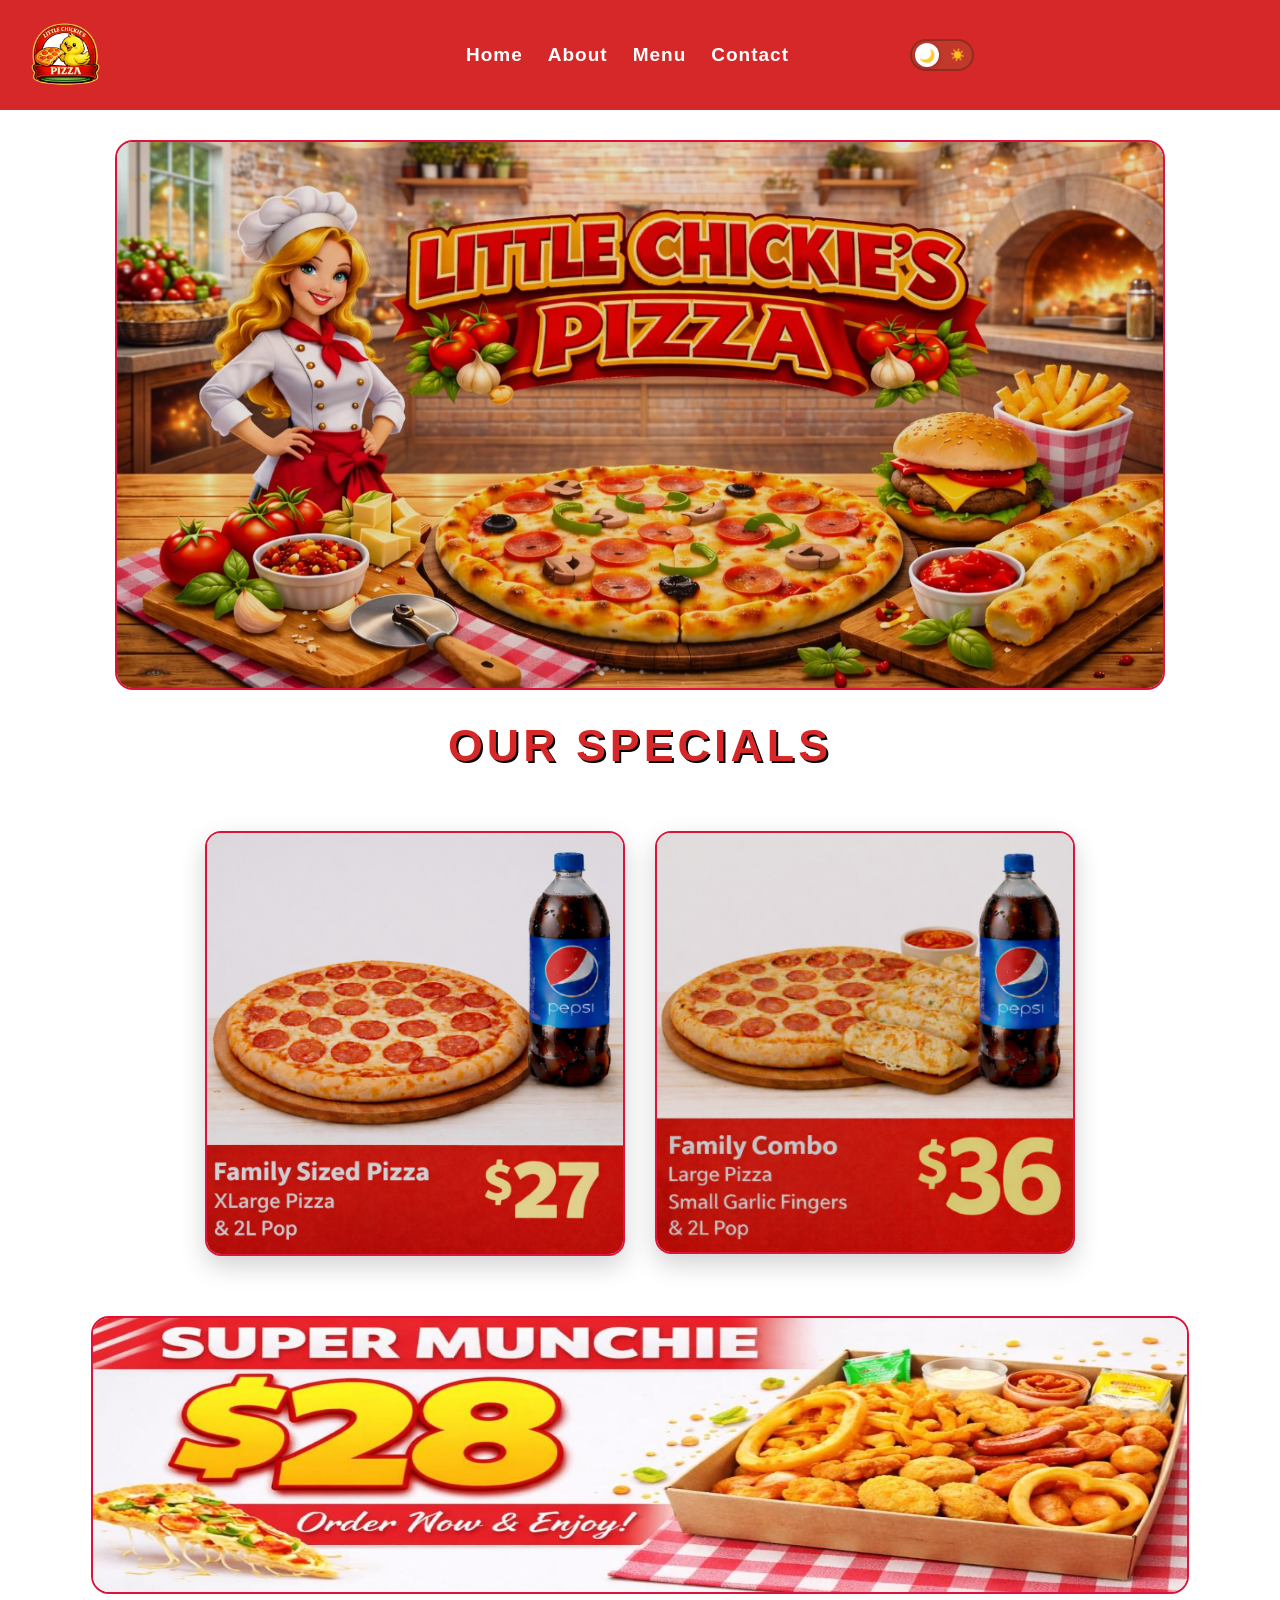
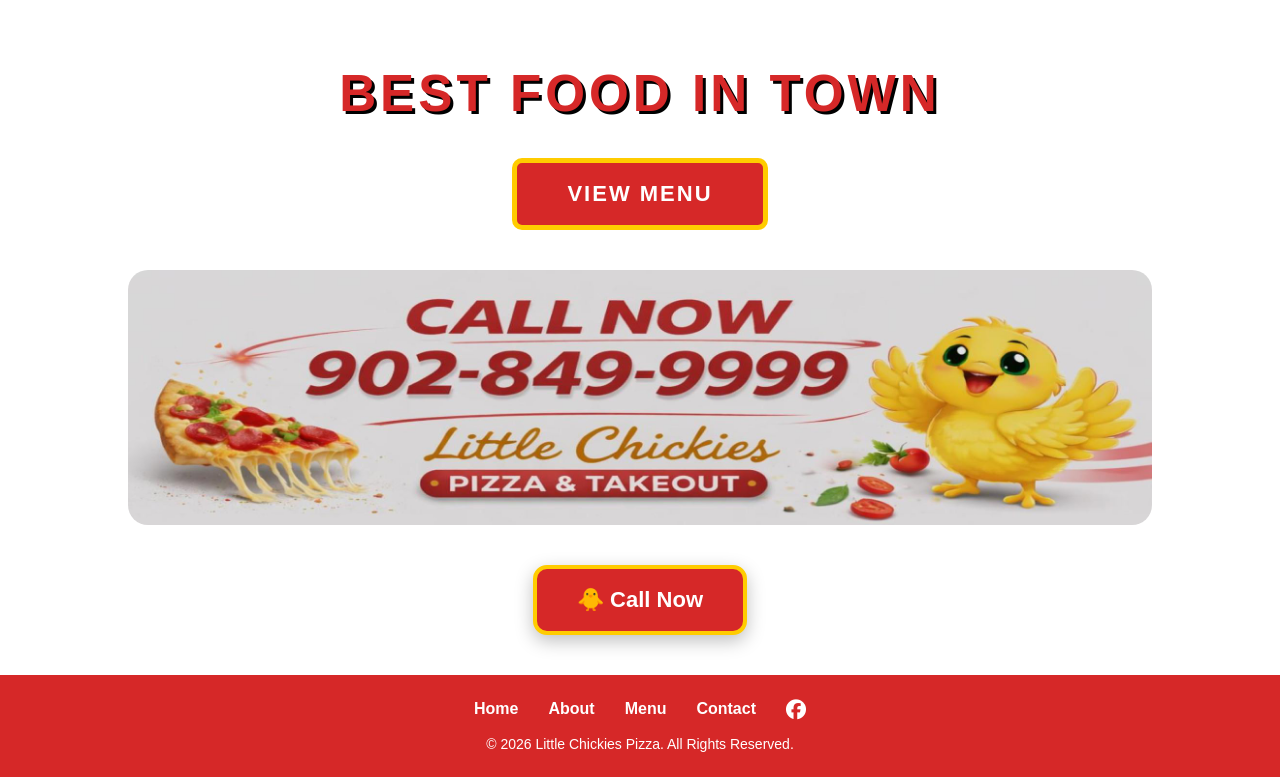
<file: index.html>
<!DOCTYPE html>
<html lang="en">
<head>
  <link rel="stylesheet" href="https://cdnjs.cloudflare.com/ajax/libs/font-awesome/6.5.0/css/all.min.css">
  <meta charset="UTF-8" />

  <title>Little Chickies | Pizza & Takeout</title>
  <meta name="description" content="Little Chickies is a local pizza place serving fresh, hot pizza and takeout favourites." />
  <meta name="keywords" content="Little Chickies, pizza, takeout, restaurant, local pizza" />
  <meta name="viewport" content="width=device-width, initial-scale=1.0" />
  <meta name="author" content="Little Chickies" />

  <link rel="stylesheet" href="styles.css?v=5">

 
</head>

<body>

  <!-- NAV BAR -->
 <!-- NAV BAR -->
<nav class="navbar">

  <div class="nav-left">
    <a href="index.html" class="logo-link">
      <img src="images/logo.png" alt="Little Chickies Pizza Logo" class="logo">
    </a>
  </div>

  <div class="hamburger" onclick="toggleMenu()">☰</div>

  <ul class="nav-links">
    <li><a href="index.html">Home</a></li>
    <li><a href="about.html">About</a></li>
    <li><a href="products.html">Menu</a></li>
    <li><a href="contact.html">Contact</a></li>

    <li class="theme-item">
      <button id="theme-toggle" class="theme-toggle" type="button">
        <span class="toggle-circle"></span>
      </button>
    </li>
  </ul>

</nav>

  <!-- HERO / SLIDESHOW -->
  <header class="hero" id="home">
    <img src="images/food.jpg" class="hero-image active" />
    <img src="images/image3.jpg" class="hero-image" />
    <img src="images/image2.jpg" class="hero-image" />
  </header>

  <!-- SPECIALS SECTION -->
  <h2 class="specials-heading">OUR SPECIALS</h2>

  <section class="specials">
    <div class="special-item">
      <img src="images/image4.jpg" alt="Large Pizza & 2L Pop Special" />
    </div>

    <div class="special-item">
      <img src="images/image5.jpg" alt="X-Large Pizza & 2L Pop Special" />
    </div>
  </section>


<section class="promo-banner">
  <img src="images/banner.jpg" alt="Little Chickies Promotion Banner" />
</section>
  <h2 class="bottom-section-heading">BEST FOOD IN TOWN</h2>
  <!-- VIEW MENU BUTTON -->
  <div class="view-menu-wrapper">
    <a href="products.html" class="view-menu-btn">VIEW MENU</a>
  </div>

<section class="home-call-banner-section">
  <a href="tel:+19028499999">
    <img 
      id="call-banner"
      src="images/homebanner2.jpg"
      class="home-call-banner-img"
      alt="Call Little Chickies Now">
  </a>
</section>
<div class="call-now-wrapper">
  <a href="tel:+19028499999" class="call-now-btn">
    🐥 Call Now
  </a>
</div>
  <!-- FOOTER -->
  <footer class="footer">
    <div class="footer-content">
      <ul class="footer-links">
        <li><a href="index.html">Home</a></li>
        <li><a href="about.html">About</a></li>
        <li><a href="products.html">Menu</a></li>
        <li><a href="contact.html">Contact</a></li>
        <li>
          <a href="https://www.facebook.com/p/Little-Chickies-Pizza-100057653250842/" target="_blank">
            <i class="fa-brands fa-facebook"></i>
          </a>
        </li>
      </ul>

      <p class="footer-copy">
        © 2026 Little Chickies Pizza. All Rights Reserved.
      </p>
    </div>
  </footer>

  <!-- LINK YOUR MAIN SCRIPT -->
  <script src="script.js"></script>

</body>
</html>
</file>
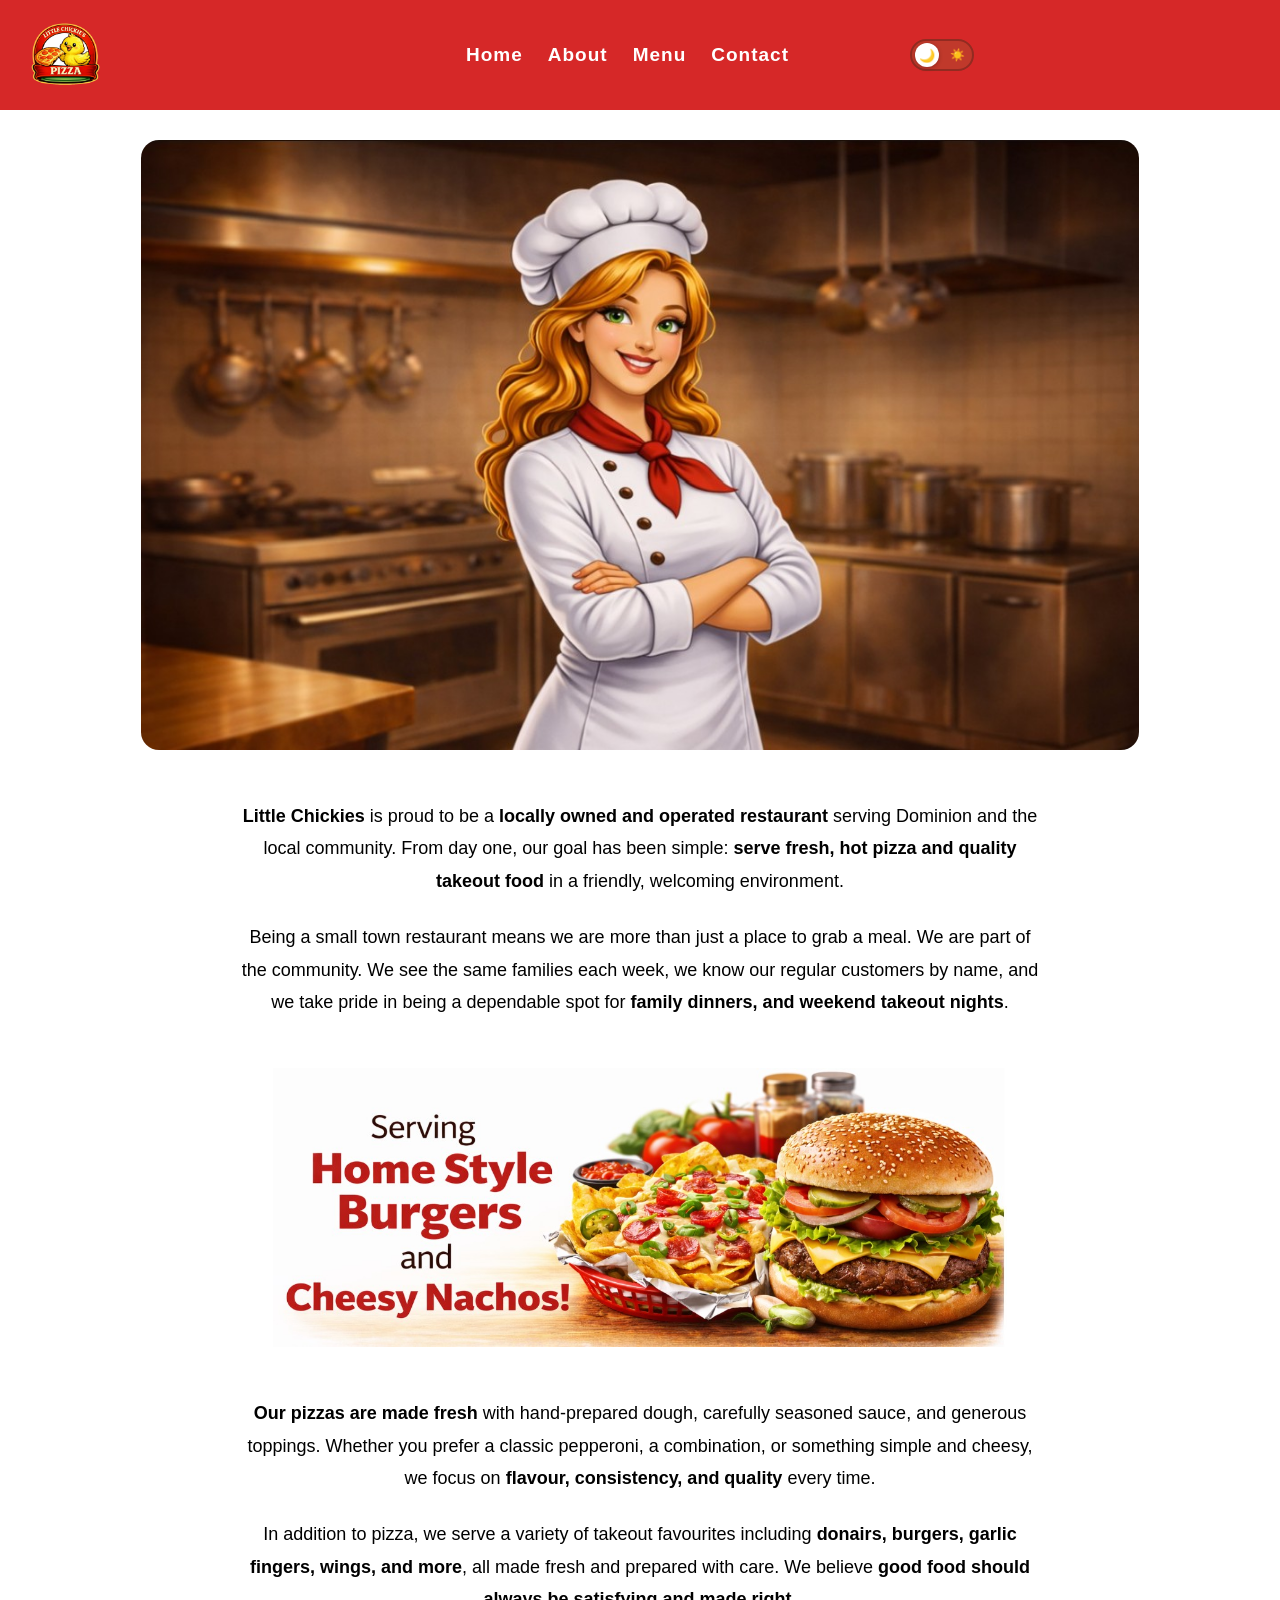
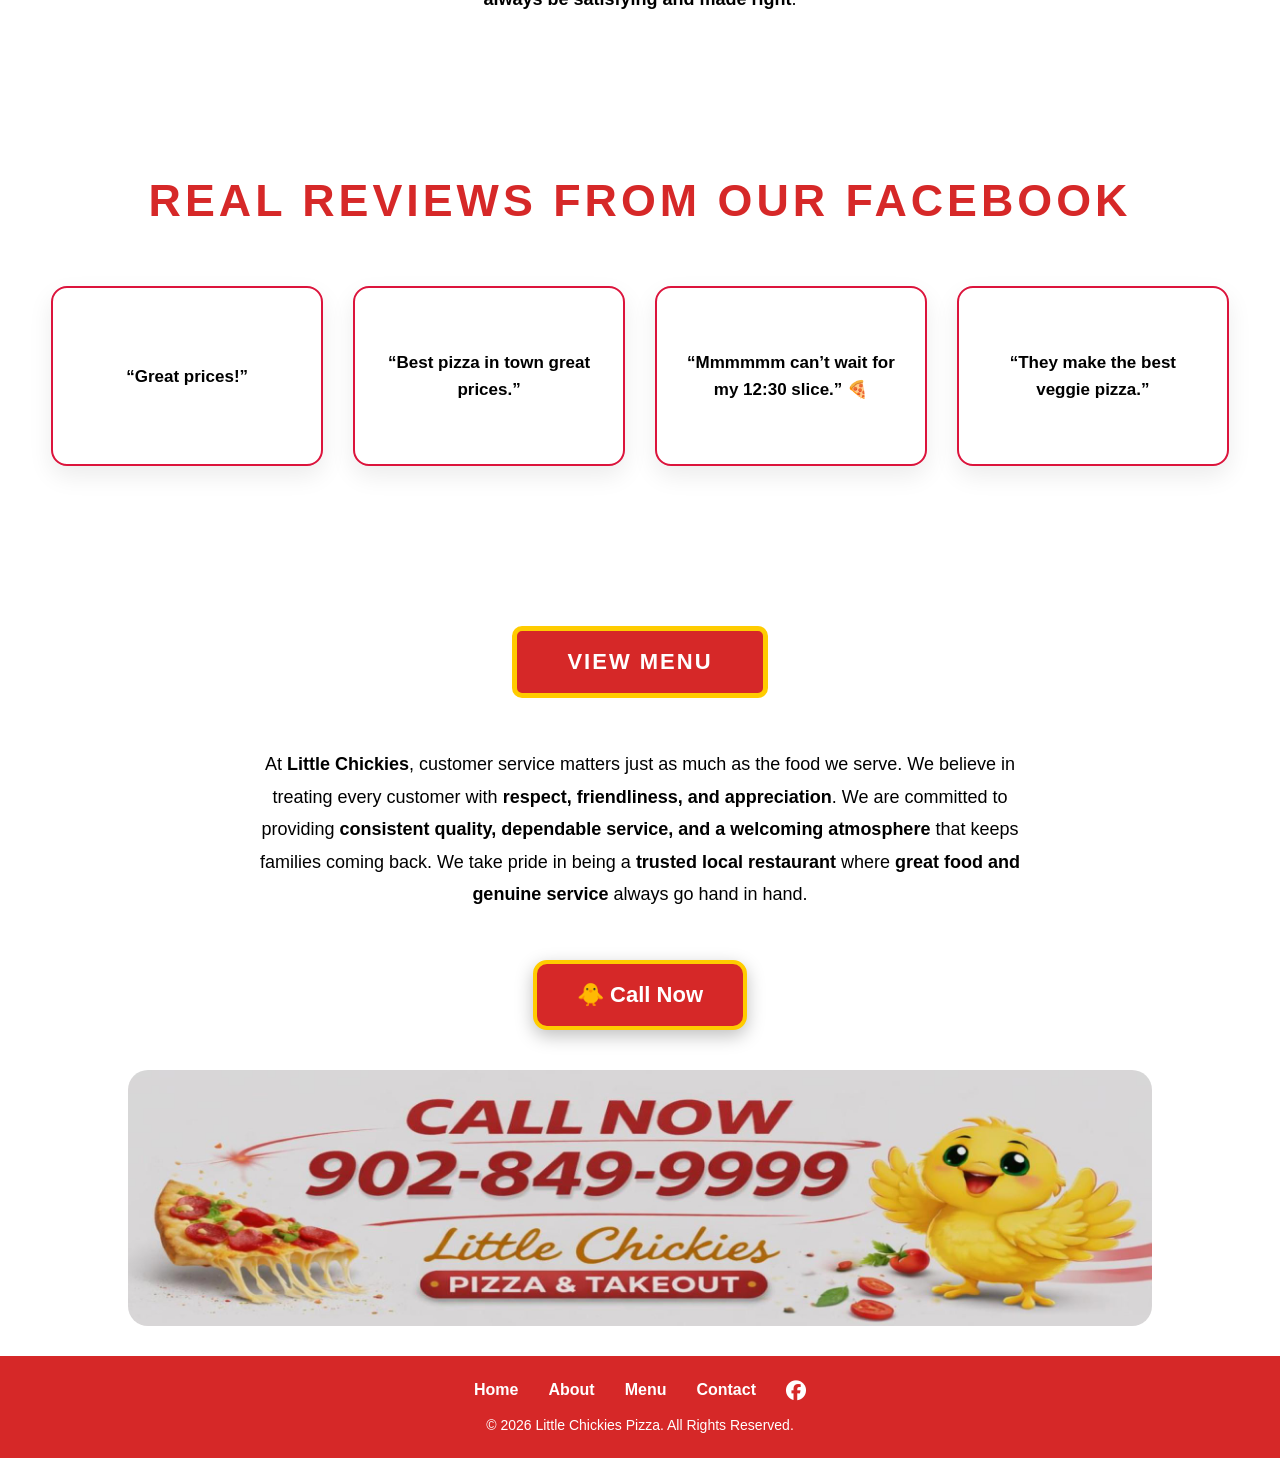
<file: about.html>
<!DOCTYPE html>
<html lang="en">
<head>
  <link rel="stylesheet" href="https://cdnjs.cloudflare.com/ajax/libs/font-awesome/6.5.0/css/all.min.css">

  <meta charset="UTF-8" />
  <title>Little Chickies | About Us</title>
  <meta name="description" content="Learn more about Little Chickies, your local Cape Breton pizza and takeout restaurant serving fresh food with friendly service." />
  <meta name="keywords" content="Little Chickies, Cape Breton pizza, local restaurant, takeout, family restaurant" />
  <meta name="viewport" content="width=device-width, initial-scale=1.0" />
  <meta name="author" content="Little Chickies" />

  
  <link rel="stylesheet" href="styles.css?v=5">
</head>

<body>

  <nav class="navbar">

  <div class="nav-left">
    <a href="index.html" class="logo-link">
      <img src="images/logo.png" alt="Little Chickies Pizza Logo" class="logo">
    </a>
  </div>

  <div class="hamburger" onclick="toggleMenu()">☰</div>

  <ul class="nav-links">
    <li><a href="index.html">Home</a></li>
    <li><a href="about.html">About</a></li>
    <li><a href="products.html">Menu</a></li>
    <li><a href="contact.html">Contact</a></li>

    <li class="theme-item">
      <button id="theme-toggle" class="theme-toggle" type="button">
        <span class="toggle-circle"></span>
      </button>
    </li>
  </ul>

</nav>

  <!-- ABOUT SECTION -->
<section class="about-section">

<section class="about-top-banner">
  <img src="images/girl.jpg" class="about-top-banner-img" alt="Little Chickies Kitchen">
</section>

  <div class="about-container">

    <p>
      <strong>Little Chickies</strong> is proud to be a <strong>locally owned and operated restaurant</strong> serving Dominion and the local community.
      From day one, our goal has been simple: <strong>serve fresh, hot pizza and quality takeout food</strong> in a friendly, welcoming environment.
    </p>

    <p>
      Being a small town restaurant means we are more than just a place to grab a meal.
      We are part of the community. We see the same families each week, we know our regular customers by name,
      and we take pride in being a dependable spot for <strong>family dinners, and weekend takeout nights</strong>.
    </p>

    <!-- IMAGE MOVED HERE -->
    <img src="images/burger.jpg" alt="Little Chickies Burger and Nachos" class="about-inline-banner">

    <p>
      <strong>Our pizzas are made fresh</strong> with hand-prepared dough, carefully seasoned sauce, and generous toppings.
      Whether you prefer a classic pepperoni, a combination, or something simple and cheesy,
      we focus on <strong>flavour, consistency, and quality</strong> every time.
    </p>

    <p>
      In addition to pizza, we serve a variety of takeout favourites including 
      <strong>donairs, burgers, garlic fingers, wings, and more</strong>,
      all made fresh and prepared with care.
      We believe <strong>good food should always be satisfying and made right</strong>.
    </p>

  </div>

</section>

  <!-- TESTIMONIALS -->
  <section class="testimonials-section">
    <h2 class="testimonials-heading">Real Reviews From Our Facebook</h2>

    <div class="testimonials-grid">
      <div class="testimonial-card">
        <p>“Great prices!”</p>
      </div>

      <div class="testimonial-card">
        <p>“Best pizza in town great prices.”</p>
      </div>

      <div class="testimonial-card">
        <p>“Mmmmmm can’t wait for my 12:30 slice.” 🍕</p>
      </div>

      <div class="testimonial-card">
        <p>“They make the best veggie pizza.”</p>
      </div>
    </div>
  </section>

  <!-- VIEW MENU BUTTON -->
  <div class="view-menu-wrapper">
    <a href="products.html" class="view-menu-btn">VIEW MENU</a>
  </div>

  <!-- CUSTOMER SERVICE SECTION (ALIGNED LIKE ABOUT TEXT) -->
  <div class="about-container">
    <p>
  At <strong>Little Chickies</strong>, customer service matters just as much as the food we serve.
  We believe in treating every customer with <strong>respect, friendliness, and appreciation</strong>.
  We are committed to providing <strong>consistent quality, dependable service, and a welcoming atmosphere</strong>
  that keeps families coming back.
  We take pride in being a <strong>trusted local restaurant</strong> where
  <strong>great food and genuine service</strong> always go hand in hand.
</p>

  </div>
</section>
<div class="call-now-wrapper">
  <a href="tel:+19028499999" class="call-now-btn">
    🐥 Call Now
  </a>
</div>
 <section class="home-call-banner-section">
  <img 
    id="call-banner"
    src="images/homebanner2.jpg"
    class="home-call-banner-img"
    alt="Call Little Chickies Now">
</section>

  <!-- FOOTER -->
  <footer class="footer">
    <div class="footer-content">
      <ul class="footer-links">
        <li><a href="index.html">Home</a></li>
        <li><a href="about.html">About</a></li>
        <li><a href="products.html">Menu</a></li>
        <li><a href="contact.html">Contact</a></li>
        <li>
          <a href="https://www.facebook.com/p/Little-Chickies-Pizza-100057653250842/" target="_blank">
            <i class="fa-brands fa-facebook"></i>
          </a>
        </li>
      </ul>

      <p class="footer-copy">
        © 2026 Little Chickies Pizza. All Rights Reserved.
      </p>
    </div>
  </footer>

  <script>
    function toggleMenu() {
      document.querySelector('.nav-links').classList.toggle('active');
    }
  </script>
<script src="script.js"></script>

</body>
</html>
</file>
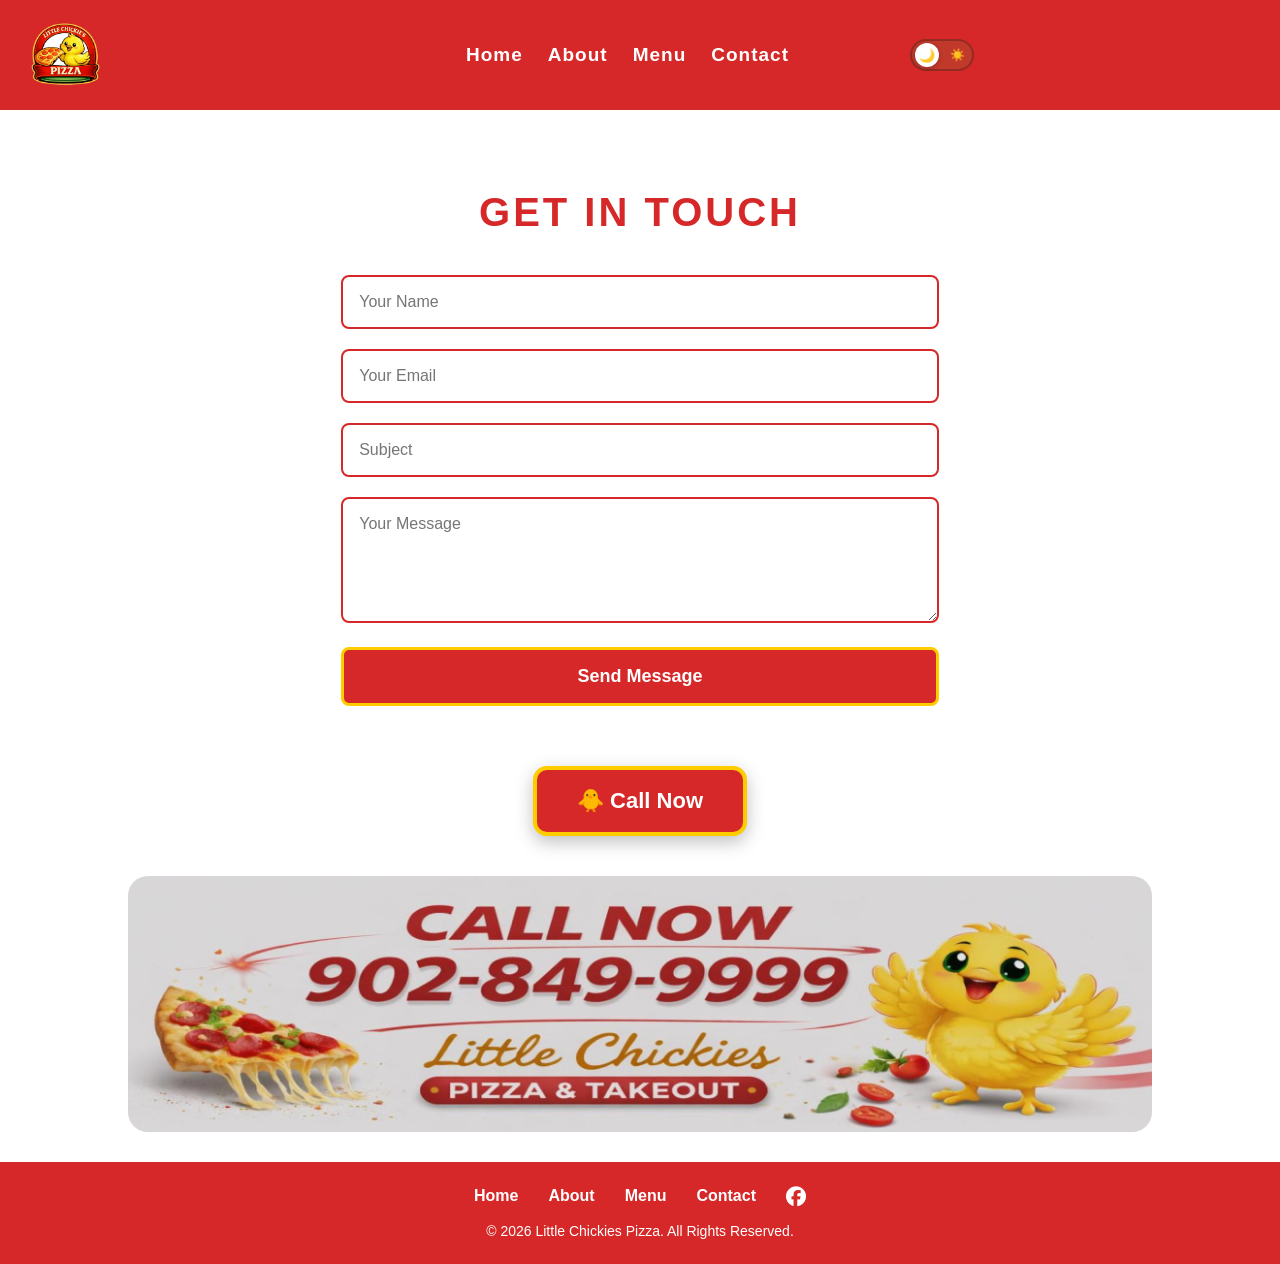
<file: contact.html>
<!DOCTYPE html>
<html lang="en">
<head>
  <link rel="stylesheet" href="https://cdnjs.cloudflare.com/ajax/libs/font-awesome/6.5.0/css/all.min.css">
  <meta charset="UTF-8" />

  <title>Contact | Little Chickies Pizza</title>
  <meta name="description" content="Contact Little Chickies Pizza for orders, questions, or catering inquiries." />
  <meta name="viewport" content="width=device-width, initial-scale=1.0" />

  <link rel="stylesheet" href="styles.css?v=5">
</head>

<body>

<nav class="navbar">

  <div class="nav-left">
    <a href="index.html" class="logo-link">
      <img src="images/logo.png" alt="Little Chickies Pizza Logo" class="logo">
    </a>
  </div>

  <div class="hamburger" onclick="toggleMenu()">☰</div>

  <ul class="nav-links">
    <li><a href="index.html">Home</a></li>
    <li><a href="about.html">About</a></li>
    <li><a href="products.html">Menu</a></li>
    <li><a href="contact.html">Contact</a></li>

    <li class="theme-item">
      <button id="theme-toggle" class="theme-toggle" type="button">
        <span class="toggle-circle"></span>
      </button>
    </li>
  </ul>

</nav>


<section class="contact-section">
  <h2 class="contact-heading">Get In Touch</h2>

  <form 
    class="contact-form"
    action="https://formspree.io/f/mreajdav"
    method="POST">

    <div class="form-group">
      <input type="text" name="name" placeholder="Your Name" required>
    </div>

    <div class="form-group">
      <input type="email" name="email" placeholder="Your Email" required>
    </div>

    <div class="form-group">
      <input type="text" name="subject" placeholder="Subject">
    </div>

    <div class="form-group">
      <textarea name="message" rows="5" placeholder="Your Message" required></textarea>
    </div>

    <button type="submit" class="contact-btn">Send Message</button>

  </form>
</section>


<div class="call-now-wrapper">
  <a href="tel:+19028499999" class="call-now-btn">
    🐥 Call Now
  </a>
</div>

<section class="home-call-banner-section">
  <img 
    id="call-banner"
    src="images/homebanner2.jpg"
    class="home-call-banner-img"
    alt="Call Little Chickies Now">
</section>


<footer class="footer">
  <div class="footer-content">
    <ul class="footer-links">
      <li><a href="index.html">Home</a></li>
      <li><a href="about.html">About</a></li>
      <li><a href="products.html">Menu</a></li>
      <li><a href="contact.html">Contact</a></li>
      <li>
        <a href="https://www.facebook.com/p/Little-Chickies-Pizza-100057653250842/" target="_blank">
          <i class="fa-brands fa-facebook"></i>
        </a>
      </li>
    </ul>

    <p class="footer-copy">
      © 2026 Little Chickies Pizza. All Rights Reserved.
    </p>
  </div>
</footer>

<script>
function toggleMenu() {
  document.querySelector('.nav-links').classList.toggle('active');
}
</script>

<script src="script.js"></script>

</body>
</html>
</file>
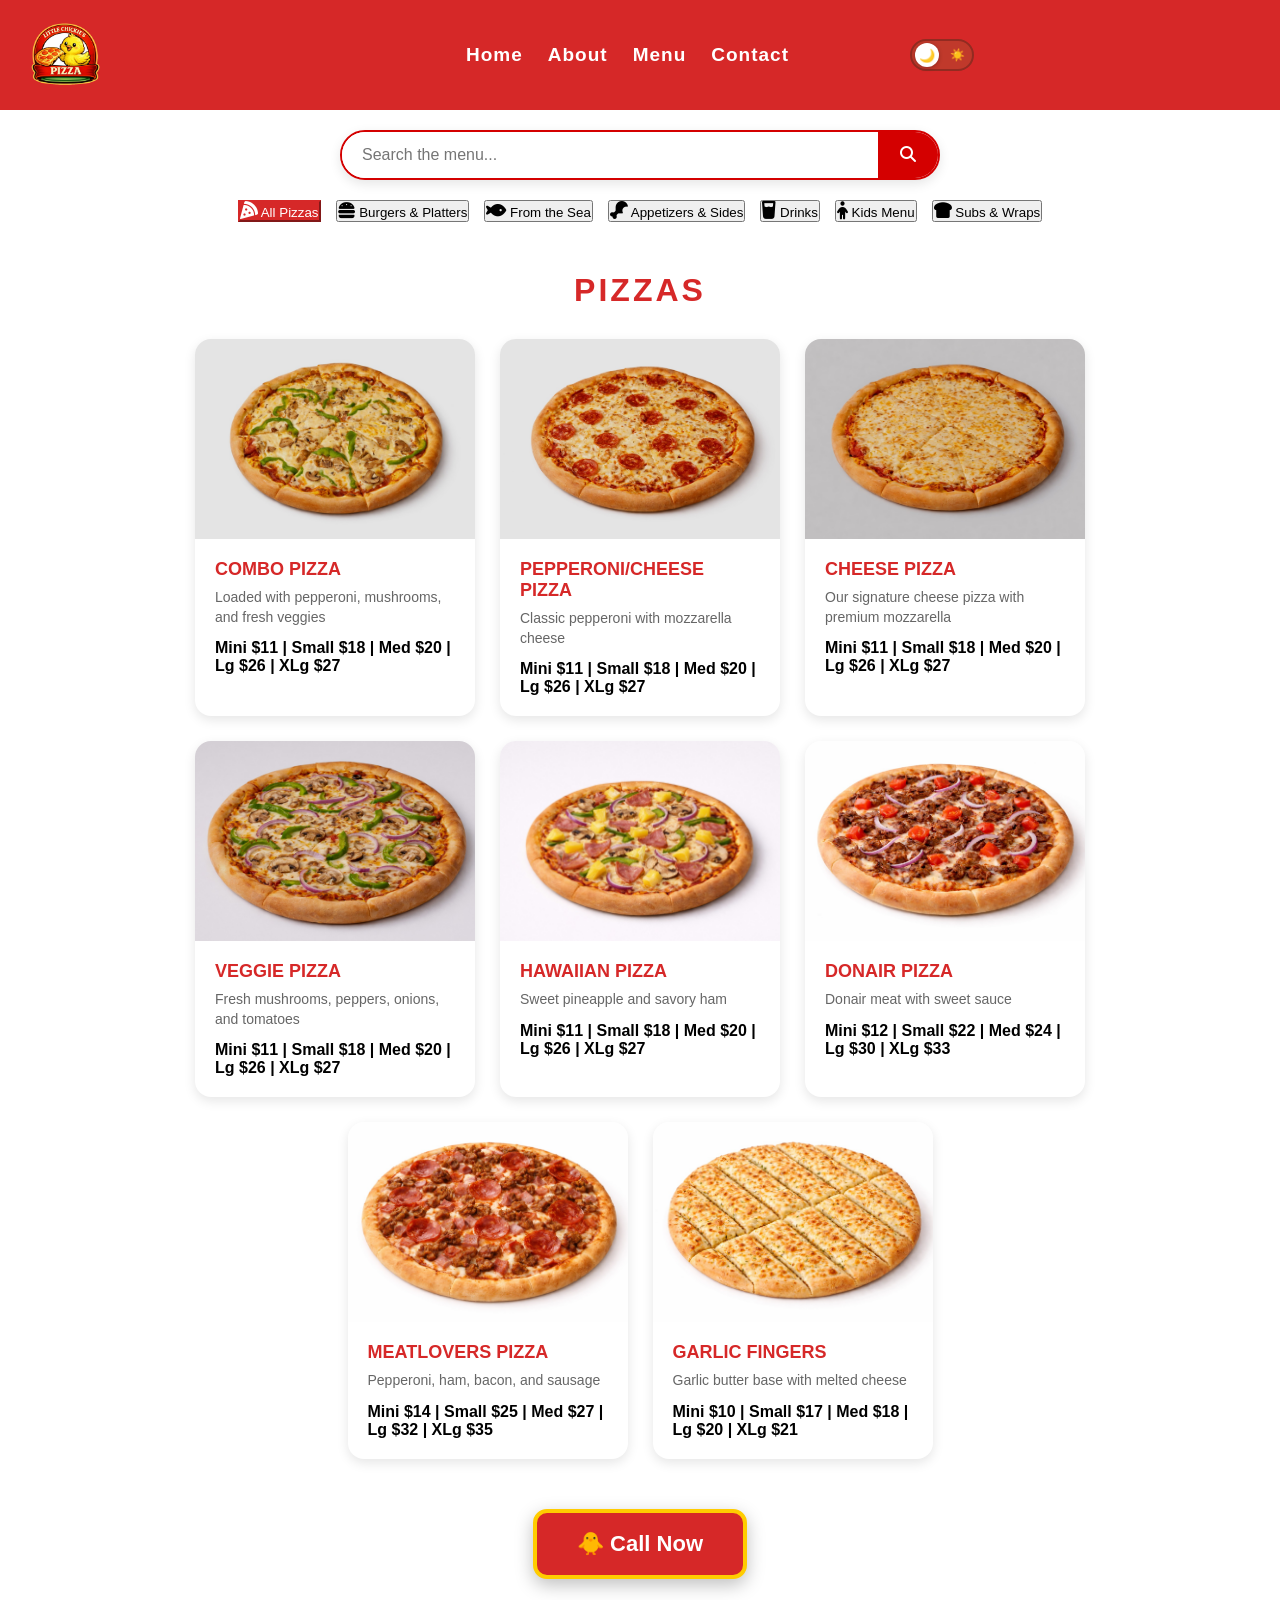
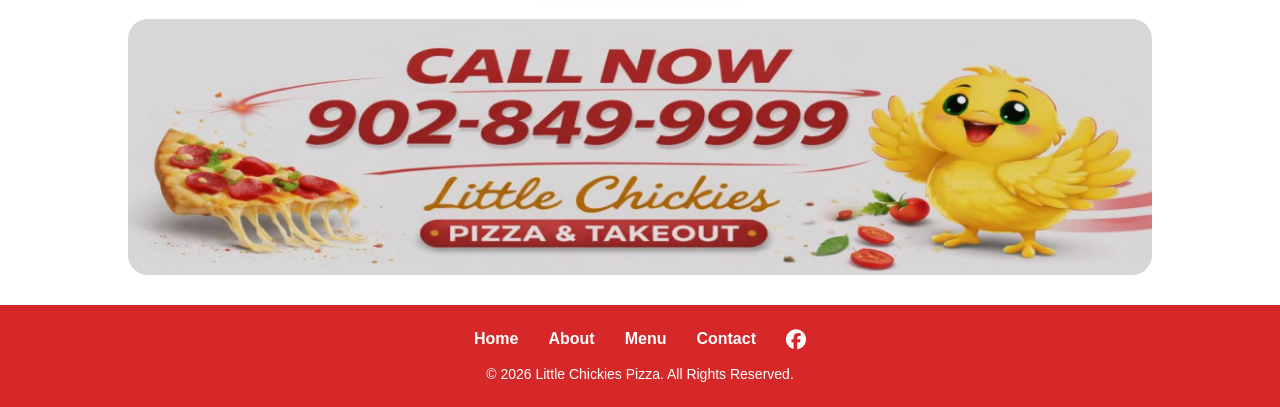
<file: products.html>
<!DOCTYPE html>
<html lang="en">
<head>
  <link rel="stylesheet" href="https://cdnjs.cloudflare.com/ajax/libs/font-awesome/6.5.0/css/all.min.css">
  <meta charset="UTF-8" />

  <title>Menu | Little Chickies Pizza & Takeout</title>
  <meta name="description" content="View our full menu of pizzas, sides, and beverages at Little Chickies." />
  <meta name="keywords" content="Little Chickies, pizza menu, takeout menu, pizza prices" />
  <meta name="viewport" content="width=device-width, initial-scale=1.0" />
  <meta name="author" content="Little Chickies" />

  
  <link rel="stylesheet" href="styles.css?v=5">
</head>

<body>

  <!-- NAV BAR -->
 <nav class="navbar">

  <div class="nav-left">
    <a href="index.html" class="logo-link">
      <img src="images/logo.png" alt="Little Chickies Pizza Logo" class="logo">
    </a>
  </div>

  <div class="hamburger" onclick="toggleMenu()">☰</div>

  <ul class="nav-links">
    <li><a href="index.html">Home</a></li>
    <li><a href="about.html">About</a></li>
    <li><a href="products.html">Menu</a></li>
    <li><a href="contact.html">Contact</a></li>

    <li class="theme-item">
      <button id="theme-toggle" class="theme-toggle" type="button">
        <span class="toggle-circle"></span>
      </button>
    </li>
  </ul>

</nav>

 <div class="menu-search-wrapper">
  <form id="menuSearchForm" class="menu-search-form">
    <input type="text" id="menuSearch" placeholder="Search the menu..." />
    <button type="submit" class="menu-search-btn">
      <i class="fas fa-search"></i>
    </button>
  </form>
</div>
  <!-- CATEGORY TABS -->
 <div class="menu-tabs">
  <button class="menu-tab active" onclick="showCategory('all')">
    <i class="fas fa-pizza-slice"></i> All Pizzas
  </button>

  <button class="menu-tab" onclick="showCategory('burgers')">
    <i class="fas fa-hamburger"></i> Burgers & Platters
  </button>

  <button class="menu-tab" onclick="showCategory('seafood')">
    <i class="fas fa-fish"></i> From the Sea
  </button>

  <button class="menu-tab" onclick="showCategory('appetizers')">
    <i class="fas fa-drumstick-bite"></i> Appetizers & Sides
  </button>

  <button class="menu-tab" onclick="showCategory('drinks')">
    <i class="fas fa-glass-water"></i> Drinks
  </button>

  <button class="menu-tab" onclick="showCategory('kids')">
    <i class="fas fa-child"></i> Kids Menu
  </button>

  <button class="menu-tab" onclick="showCategory('subs')">
    <i class="fas fa-bread-slice"></i> Subs & Wraps
  </button>
</div>


  <!-- ALL PIZZAS SECTION -->
   <!-- SUBS & WRAPS SECTION -->

   <section class="menu-category" id="subs" style="display:none;">
  <h3 class="menu-section-title">Subs & Wraps</h3>
  <div class="menu-grid-cards">

    <div class="menu-card">
      <div class="menu-card-image">
        <img src="images/sub-combo.jpg" alt="Combo Sub">
      </div>
      <div class="menu-card-content">
        <h4>Combo</h4>
        <p class="menu-card-price">Small $5.00 | Large $10.00</p>
      </div>
    </div>

    <div class="menu-card">
      <div class="menu-card-image">
        <img src="images/sub-pep-cheese.jpg" alt="Pepperoni Cheese Sub">
      </div>
      <div class="menu-card-content">
        <h4>Pep/Cheese</h4>
        <p class="menu-card-price">Small $5.00 | Large $10.00</p>
      </div>
    </div>

    <div class="menu-card">
      <div class="menu-card-image">
        <img src="images/sub-donair.jpg" alt="Donair Sub">
      </div>
      <div class="menu-card-content">
        <h4>Donair</h4>
        <p class="menu-card-price">Small $7.00 | Large $14.00</p>
      </div>
    </div>

    <div class="menu-card">
      <div class="menu-card-image">
        <img src="images/sub-steak.jpg" alt="Steak Sub">
      </div>
      <div class="menu-card-content">
        <h4>Steak</h4>
        <p class="menu-card-price">Small $7.00 | Large $14.00</p>
      </div>
    </div>

    <div class="menu-card">
      <div class="menu-card-image">
        <img src="images/sub-hero.jpg" alt="Hero Sub">
      </div>
      <div class="menu-card-content">
        <h4>Hero</h4>
        <p class="menu-card-price">Small $7.00 | Large $14.00</p>
      </div>
    </div>

    <div class="menu-card">
      <div class="menu-card-image">
        <img src="images/sub-club.jpg" alt="Club Sub">
      </div>
      <div class="menu-card-content">
        <h4>Club</h4>
        <p class="menu-card-price">Small $7.00 | Large $14.00</p>
      </div>
    </div>

  </div>
</section>



  <!-- KIDS MENU SECTION -->
<section class="menu-category" id="kids" style="display:none;">
  <h3 class="menu-section-title">Kids Menu</h3>
  <div class="menu-grid-cards">

    <div class="menu-card">
      <div class="menu-card-image">
        <img src="images/kids-hamburger.jpg" alt="Kids Hamburger Platter">
      </div>
      <div class="menu-card-content">
        <h4>Hamburger Platter</h4>
        <p class="menu-card-price">$7.00</p>
      </div>
    </div>

    <div class="menu-card">
      <div class="menu-card-image">
        <img src="images/kids-strips.jpg" alt="2 Strip Platter">
      </div>
      <div class="menu-card-content">
        <h4>2 Strip Platter</h4>
        <p class="menu-card-price">$8.00</p>
      </div>
    </div>

    <div class="menu-card">
      <div class="menu-card-image">
        <img src="images/kids-hotdog.jpg" alt="Hotdog Platter">
      </div>
      <div class="menu-card-content">
        <h4>Hotdog Platter</h4>
        <p class="menu-card-price">$5.00</p>
      </div>
    </div>

  </div>
</section>


  <section class="menu-category" id="all">
    <h3 class="menu-section-title">Pizzas</h3>
    <div class="menu-grid-cards">
      
      <div class="menu-card">
        <div class="menu-card-image">
          <img src="images/combo-pizza.jpg" alt="Combo Pizza">
        </div>
        <div class="menu-card-content">
          <h4>Combo Pizza</h4>
          <p class="menu-card-desc">Loaded with pepperoni, mushrooms, and fresh veggies</p>
          <p class="menu-card-price">Mini $11 | Small $18 | Med $20 | Lg $26 | XLg $27</p>
        </div>
      </div>

      <div class="menu-card">
        <div class="menu-card-image">
          <img src="images/pepperoni-pizza.jpg" alt="Pepperoni Pizza">
        </div>
        <div class="menu-card-content">
          <h4>Pepperoni/Cheese Pizza</h4>
          <p class="menu-card-desc">Classic pepperoni with mozzarella cheese</p>
          <p class="menu-card-price">Mini $11 | Small $18 | Med $20 | Lg $26 | XLg $27</p>
        </div>
      </div>

      <div class="menu-card">
        <div class="menu-card-image">
          <img src="images/cheese-pizza.jpg" alt="Cheese Pizza">
        </div>
        <div class="menu-card-content">
          <h4>Cheese Pizza</h4>
          <p class="menu-card-desc">Our signature cheese pizza with premium mozzarella</p>
          <p class="menu-card-price">Mini $11 | Small $18 | Med $20 | Lg $26 | XLg $27</p>
        </div>
      </div>

      <div class="menu-card">
        <div class="menu-card-image">
          <img src="images/veggie-pizza.jpg" alt="Veggie Pizza">
        </div>
        <div class="menu-card-content">
          <h4>Veggie Pizza</h4>
          <p class="menu-card-desc">Fresh mushrooms, peppers, onions, and tomatoes</p>
          <p class="menu-card-price">Mini $11 | Small $18 | Med $20 | Lg $26 | XLg $27</p>
        </div>
      </div>

      <div class="menu-card">
        <div class="menu-card-image">
          <img src="images/hawaiian-pizza.jpg" alt="Hawaiian Pizza">
        </div>
        <div class="menu-card-content">
          <h4>Hawaiian Pizza</h4>
          <p class="menu-card-desc">Sweet pineapple and savory ham</p>
          <p class="menu-card-price">Mini $11 | Small $18 | Med $20 | Lg $26 | XLg $27</p>
        </div>
      </div>

      <div class="menu-card">
        <div class="menu-card-image">
          <img src="images/donair-pizza.jpg" alt="Donair Pizza">
        </div>
        <div class="menu-card-content">
          <h4>Donair Pizza</h4>
          <p class="menu-card-desc">Donair meat with sweet sauce</p>
          <p class="menu-card-price">Mini $12 | Small $22 | Med $24 | Lg $30 | XLg $33</p>
        </div>
      </div>

      <div class="menu-card">
        <div class="menu-card-image">
          <img src="images/meatlovers-pizza.jpg" alt="Meatlovers Pizza">
        </div>
        <div class="menu-card-content">
          <h4>Meatlovers Pizza</h4>
          <p class="menu-card-desc">Pepperoni, ham, bacon, and sausage</p>
          <p class="menu-card-price">Mini $14 | Small $25 | Med $27 | Lg $32 | XLg $35</p>
        </div>
      </div>

      <div class="menu-card">
        <div class="menu-card-image">
          <img src="images/garlic-fingers.jpg" alt="Garlic Fingers">
        </div>
        <div class="menu-card-content">
          <h4>Garlic Fingers</h4>
          <p class="menu-card-desc">Garlic butter base with melted cheese</p>
          <p class="menu-card-price">Mini $10 | Small $17 | Med $18 | Lg $20 | XLg $21</p>
        </div>
      </div>

    </div>
  </section>

  <!-- BURGERS & PLATTERS SECTION -->
  <section class="menu-category" id="burgers" style="display:none;">
    <h3 class="menu-section-title">Burgers & Platters</h3>
    <div class="menu-grid-cards">
      
      <div class="menu-card">
        <div class="menu-card-image">
          <img src="images/hamburger.jpg" alt="Hamburger">
        </div>
        <div class="menu-card-content">
          <h4>Hamburger</h4>
          <p class="menu-card-desc">Classic beef burger</p>
          <p class="menu-card-price">$8.00</p>
        </div>
      </div>

      <div class="menu-card">
        <div class="menu-card-image">
          <img src="images/hamburger-platter.jpg" alt="Hamburger Platter">
        </div>
        <div class="menu-card-content">
          <h4>Hamburger Platter</h4>
          <p class="menu-card-desc">Burger with fries.</p>
          <p class="menu-card-price">$12.00</p>
        </div>
      </div>

      <div class="menu-card">
        <div class="menu-card-image">
          <img src="images/cheeseburger.jpg" alt="Cheese Burger">
        </div>
        <div class="menu-card-content">
          <h4>Cheese Burger</h4>
          <p class="menu-card-desc">Beef burger with melted cheese</p>
          <p class="menu-card-price">$9.00</p>
        </div>
      </div>

      <div class="menu-card">
        <div class="menu-card-image">
          <img src="images/cheeseburger-platter.jpg" alt="Cheese Burger Platter">
        </div>
        <div class="menu-card-content">
          <h4>Cheese Burger Platter</h4>
          <p class="menu-card-desc">Cheeseburger with fries</p>
          <p class="menu-card-price">$13.00</p>
        </div>
      </div>

      <div class="menu-card">
        <div class="menu-card-image">
          <img src="images/deluxe-burger.jpg" alt="Deluxe Burger">
        </div>
        <div class="menu-card-content">
          <h4>Deluxe Burger</h4>
          <p class="menu-card-desc">Loaded with lettuce, tomato, onion, pickles</p>
          <p class="menu-card-price">$11.00</p>
        </div>
      </div>

      <div class="menu-card">
        <div class="menu-card-image">
          <img src="images/deluxe-burger-platter.jpg" alt="Deluxe Burger Platter">
        </div>
        <div class="menu-card-content">
          <h4>Deluxe Burger Platter</h4>
          <p class="menu-card-desc">Deluxe burger with fries</p>
          <p class="menu-card-price">$15.00</p>
        </div>
      </div>

      <div class="menu-card">
        <div class="menu-card-image">
          <img src="images/chicken-burger.jpg" alt="Chicken Burger">
        </div>
        <div class="menu-card-content">
          <h4>Chicken Burger</h4>
          <p class="menu-card-desc">Crispy chicken breast burger</p>
          <p class="menu-card-price">$11.00</p>
        </div>
      </div>

      <div class="menu-card">
        <div class="menu-card-image">
          <img src="images/chicken-burger-platter.jpg" alt="Chicken Burger Platter">
        </div>
        <div class="menu-card-content">
          <h4>Chicken Burger Platter</h4>
          <p class="menu-card-desc">Chicken burger with fries</p>
          <p class="menu-card-price">$15.00</p>
        </div>
      </div>

      <div class="menu-card">
        <div class="menu-card-image">
          <img src="images/club-sandwich.jpg" alt="Club Sandwich">
        </div>
        <div class="menu-card-content">
          <h4>Club Sandwich</h4>
          <p class="menu-card-desc">Triple decker with turkey, bacon, lettuce, tomato</p>
          <p class="menu-card-price">$11.00</p>
        </div>
      </div>

      <div class="menu-card">
        <div class="menu-card-image">
          <img src="images/club-platter.jpg" alt="Club Platter">
        </div>
        <div class="menu-card-content">
          <h4>Club Platter</h4>
          <p class="menu-card-desc">Club sandwich with fries</p>
          <p class="menu-card-price">$15.00</p>
        </div>
      </div>

      <div class="menu-card">
        <div class="menu-card-image">
          <img src="images/hot-hamburger-platter.jpg" alt="Hot Hamburger Platter">
        </div>
        <div class="menu-card-content">
          <h4>Hot Hamburger Platter</h4>
          <p class="menu-card-desc">Hot hamburger with gravy and fries</p>
          <p class="menu-card-price">$16.00</p>
        </div>
      </div>

      <div class="menu-card">
        <div class="menu-card-image">
          <img src="images/wing-platter.jpg" alt="Wing Platter">
        </div>
        <div class="menu-card-content">
          <h4>Wing Platter</h4>
          <p class="menu-card-desc">Crispy wings with fries</p>
          <p class="menu-card-price">$18.00</p>
        </div>
      </div>

      <div class="menu-card">
        <div class="menu-card-image">
          <img src="images/chicken-strip-platter.jpg" alt="Chicken Strip Platter">
        </div>
        <div class="menu-card-content">
          <h4>Chicken Strip Platter</h4>
          <p class="menu-card-desc">Breaded chicken strips with fries</p>
          <p class="menu-card-price">$15.00</p>
        </div>
      </div>

    </div>
  </section>

  <!-- FROM THE SEA SECTION -->
  <section class="menu-category" id="seafood" style="display:none;">
    <h3 class="menu-section-title">From the Sea</h3>
    <div class="menu-grid-cards">
      
      <div class="menu-card">
        <div class="menu-card-image">
          <img src="images/fish-chips-1pc.jpg" alt="1pc Fish & Chips">
        </div>
        <div class="menu-card-content">
          <h4>1pc Fish & Chips</h4>
          <p class="menu-card-desc">One piece of battered fish with fries</p>
          <p class="menu-card-price">$12.00</p>
        </div>
      </div>

      <div class="menu-card">
        <div class="menu-card-image">
          <img src="images/fish-chips-2pc.jpg" alt="2pc Fish & Chips">
        </div>
        <div class="menu-card-content">
          <h4>2pc Fish & Chips</h4>
          <p class="menu-card-desc">Two pieces of battered fish with fries</p>
          <p class="menu-card-price">$15.00</p>
        </div>
      </div>

      <div class="menu-card">
        <div class="menu-card-image">
          <img src="images/fish-chips-3pc.jpg" alt="3pc Fish & Chips">
        </div>
        <div class="menu-card-content">
          <h4>3pc Fish & Chips</h4>
          <p class="menu-card-desc">Three pieces of battered fish with fries</p>
          <p class="menu-card-price">$17.00</p>
        </div>
      </div>

      <div class="menu-card">
        <div class="menu-card-image">
          <img src="images/clam-platter.jpg" alt="Clam Platter">
        </div>
        <div class="menu-card-content">
          <h4>Clam Platter</h4>
          <p class="menu-card-desc">Breaded clams with fries</p>
          <p class="menu-card-price">$16.00</p>
        </div>
      </div>

      <div class="menu-card">
  <div class="menu-card-image">
    <img src="images/fisherman-platter.jpg" alt="Fisherman's Platter">
  </div>
  <div class="menu-card-content">
    <h4>Fisherman's Platter</h4>
    <p class="menu-card-desc">Includes fish, clams, scallops, and shrimp</p>
    <p class="menu-card-price">$22.00</p>
  </div>
</div>

      <div class="menu-card">
        <div class="menu-card-image">
          <img src="images/fish-burger-platter.jpg" alt="Fish Burger Platter">
        </div>
        <div class="menu-card-content">
          <h4>Fish Burger Platter</h4>
          <p class="menu-card-desc">Crispy fish burger with fries</p>
          <p class="menu-card-price">$13.00</p>
        </div>
      </div>

    </div>
  </section>


  <!-- APPETIZERS & SIDES SECTION -->
<section class="menu-category" id="appetizers" style="display:none;">
  <h3 class="menu-section-title">Appetizers & Sides</h3>
  <div class="menu-grid-cards">

<div class="menu-card">
  <div class="menu-card-image">
    <img src="images/pizza-slice.jpg" alt="Pizza Slice">
  </div>
  <div class="menu-card-content">
    <h4>Pizza Slice</h4>
    <p class="menu-card-price">$5.50</p>
  </div>
</div>

<div class="menu-card">
  <div class="menu-card-image">
    <img src="images/pizza-slice-pop.jpg" alt="Pizza Slice and Pop">
  </div>
  <div class="menu-card-content">
    <h4>Pizza Slice and Pop</h4>
    <p class="menu-card-price">$7.00</p>
  </div>
</div>

<div class="menu-card">
  <div class="menu-card-image">
    <img src="images/chicken-quesadilla.jpg" alt="Chicken Quesadilla">
  </div>
  <div class="menu-card-content">
    <h4>Chicken Quesadilla</h4>
    <p class="menu-card-price">$17.00</p>
  </div>
</div>

<div class="menu-card">
  <div class="menu-card-image">
    <img src="images/steak-quesadilla.jpg" alt="Steak Quesadilla">
  </div>
  <div class="menu-card-content">
    <h4>Steak Quesadilla</h4>
    <p class="menu-card-price">$19.00</p>
  </div>
</div>

<div class="menu-card">
  <div class="menu-card-image">
    <img src="images/veggie-basket.jpg" alt="Deep Fried Veggie Basket">
  </div>
  <div class="menu-card-content">
    <h4>Deep Fried Veggie Basket</h4>
    <p class="menu-card-desc">Assorted deep fried vegetables</p>
    <p class="menu-card-price">$12.00</p>
  </div>
</div>

<div class="menu-card">
  <div class="menu-card-image">
    <img src="images/munchie-basket.jpg" alt="Munchie Basket">
  </div>
  <div class="menu-card-content">
    <h4>Munchie Basket</h4>
    <p class="menu-card-desc">Onion rings, mozza sticks, chicken strips</p>
    <p class="menu-card-price">$18.00</p>
  </div>
</div>

<div class="menu-card">
  <div class="menu-card-image">
    <img src="images/super-munchie.jpg" alt="Super Munchie">
  </div>
  <div class="menu-card-content">
    <h4>Super Munchie</h4>
    <p class="menu-card-desc">Extra large munchie basket</p>
    <p class="menu-card-price">$28.00</p>
  </div>
</div>

<div class="menu-card">
  <div class="menu-card-image">
    <img src="images/fried-pickles.jpg" alt="Deep Fried Pickles">
  </div>
  <div class="menu-card-content">
    <h4>Deep Fried Pickles</h4>
    <p class="menu-card-desc">Crispy battered pickle spears</p>
    <p class="menu-card-price">$10.00</p>
  </div>
</div>

<div class="menu-card">
  <div class="menu-card-image">
    <img src="images/fried-pepperoni.jpg" alt="Deep Fried Pepperoni">
  </div>
  <div class="menu-card-content">
    <h4>Deep Fried Pepperoni</h4>
    <p class="menu-card-desc">Crispy pepperoni bites</p>
    <p class="menu-card-price">$13.00</p>
  </div>
</div>

<div class="menu-card">
  <div class="menu-card-image">
    <img src="images/mozza-sticks.jpg" alt="Mozza Sticks">
  </div>
  <div class="menu-card-content">
    <h4>Mozza Sticks</h4>
    <p class="menu-card-desc">Golden fried mozzarella sticks</p>
    <p class="menu-card-price">$10.00</p>
  </div>
</div>

<div class="menu-card">
  <div class="menu-card-image">
    <img src="images/jalapeno-poppers.jpg" alt="Jalapeno Poppers">
  </div>
  <div class="menu-card-content">
    <h4>Jalapeno Poppers</h4>
    <p class="menu-card-desc">Cream cheese stuffed jalapenos</p>
    <p class="menu-card-price">$10.00</p>
  </div>
</div>

<div class="menu-card">
  <div class="menu-card-image">
    <img src="images/nachos.jpg" alt="Nachos">
  </div>
  <div class="menu-card-content">
    <h4>Nachos</h4>
    <p class="menu-card-desc">Tortilla chips with cheese</p>
    <p class="menu-card-price">$13.00</p>
  </div>
</div>

<div class="menu-card">
  <div class="menu-card-image">
    <img src="images/deluxe-nachos.jpg" alt="Deluxe Nachos">
  </div>
  <div class="menu-card-content">
    <h4>Deluxe Nachos</h4>
    <p class="menu-card-desc">Loaded nachos with all the toppings</p>
    <p class="menu-card-price">$16.00</p>
  </div>
</div>

<div class="menu-card">
  <div class="menu-card-image">
    <img src="images/fries.jpg" alt="Fries">
  </div>
  <div class="menu-card-content">
    <h4>Fries</h4>
    <p class="menu-card-desc">Crispy golden fries</p>
    <p class="menu-card-price">Small $5 | Large $7</p>
  </div>
</div>

<div class="menu-card">
  <div class="menu-card-image">
    <img src="images/onion-rings.jpg" alt="Onion Rings">
  </div>
  <div class="menu-card-content">
    <h4>Onion Rings</h4>
    <p class="menu-card-desc">Beer-battered onion rings</p>
    <p class="menu-card-price">Small $7 | Large $9</p>
  </div>
</div>

<div class="menu-card">
  <div class="menu-card-image">
    <img src="images/wings.jpg" alt="Wings">
  </div>
  <div class="menu-card-content">
    <h4>Wings</h4>
    <p class="menu-card-desc">Choose: Regular, Boneless, or Battered</p>
    <p class="menu-card-price">Regular $13 | Boneless $16 | Battered $18</p>
  </div>
</div>

<div class="menu-card">
  <div class="menu-card-image">
    <img src="images/poutine.jpg" alt="Poutine">
  </div>

  <div class="menu-card-content">
    <h4>Poutine</h4>

    <p class="menu-card-desc">
      Fries, gravy, and cheese
    </p>

    <div class="menu-price-group">
      <strong>Sizes</strong>
      <p>Small $7 | Large $11</p>
    </div>

    <div class="menu-price-group">
      <strong>Add Toppings</strong>
      <p>Bacon $14 | Donair $14</p>
      <p>Popcorn Chicken $14 | Buffalo Chicken $14</p>
    </div>
  </div>
</div>


<div class="menu-card">
  <div class="menu-card-image">
    <img src="images/gravy.jpg" alt="Gravy">
  </div>

  <div class="menu-card-content">
    <h4>Extra Gravy</h4>
    <p class="menu-card-desc">Side of house gravy</p>
    <p class="menu-card-price">$2.00</p>
  </div>
</div>

    </div>



  <!-- DRINKS SECTION -->
  <section class="menu-category" id="drinks" style="display:none;">
    <h3 class="menu-section-title">Drinks</h3>
    <div class="menu-grid-cards">
      
      <div class="menu-card">
        <div class="menu-card-image">
          <img src="images/2l-pop.jpg" alt="2L Pop">
        </div>
        <div class="menu-card-content">
          <h4>2L Pop</h4>
          <p class="menu-card-desc">Pepsi, Coke, Sprite, and more</p>
          <p class="menu-card-price">$4.00</p>
        </div>
      </div>

      <div class="menu-card">
        <div class="menu-card-image">
          <img src="images/small-pop.jpg" alt="Small Pop">
        </div>
        <div class="menu-card-content">
          <h4>Small Pop</h4>
          <p class="menu-card-desc">355ml</p>
          <p class="menu-card-price">$2.00</p>
        </div>
      </div>

      <div class="menu-card">
        <div class="menu-card-image">
          <img src="images/chocolate-milk.jpg" alt="Chocolate Milk">
        </div>
        <div class="menu-card-content">
          <h4>Chocolate Milk</h4>
          <p class="menu-card-desc">Creamy chocolate milk</p>
          <p class="menu-card-price">$3.00</p>
        </div>
      </div>

    </div>
  </section>
</section>
<div class="call-now-wrapper">
  <a href="tel:+19028499999" class="call-now-btn">
    🐥 Call Now
  </a>
</div>
 <section class="home-call-banner-section">
  <img 
    id="call-banner"
    src="images/homebanner2.jpg"
    class="home-call-banner-img"
    alt="Call Little Chickies Now">
</section>
  <!-- FOOTER -->
  <footer class="footer">
    <div class="footer-content">
      <ul class="footer-links">
        <li><a href="index.html">Home</a></li>

        <li><a href="about.html">About</a></li>
        <li><a href="products.html">Menu</a></li>

        <li><a href="contact.html">Contact</a></li>
        <li>
          <a href="https://www.facebook.com/p/Little-Chickies-Pizza-100057653250842/" target="_blank">
            <i class="fa-brands fa-facebook"></i>
          </a>
        </li>
      </ul>

      <p class="footer-copy">
        © 2026 Little Chickies Pizza. All Rights Reserved.
      </p>
    </div>
  </footer>

  <script>
  function toggleMenu() {
    document.querySelector('.nav-links').classList.toggle('active');
  }

  function showCategory(category) {

    // Hide all categories
    const categories = document.querySelectorAll('.menu-category');
    categories.forEach(cat => cat.style.display = 'none');

    // Remove active class from all tabs
    const tabs = document.querySelectorAll('.menu-tab');
    tabs.forEach(tab => tab.classList.remove('active'));

    // Show selected category
    const selected = document.getElementById(category);
    if (selected) {
      selected.style.display = 'block';
    }

    // Add active class safely
    const clickedTab = document.querySelector(`.menu-tab[onclick="showCategory('${category}')"]`);
    if (clickedTab) {
      clickedTab.classList.add('active');
    }
  }
</script>

<script src="script.js"></script>

</body>
</html>
</file>
<file: styles.css>
body.preload * {
  transition: none !important;
}
/* ==========================================================================
   GLOBAL RESET
   ========================================================================== */
* {
  margin: 0;
  padding: 0;
  box-sizing: border-box;
  font-family: Arial, Helvetica, sans-serif;
}

body {
  background: #ffffff;
  color: #000;
  overflow-x: hidden;
}


/* ==========================================================================
   NAVBAR — DESKTOP
   True 3-column flex: [logo left] [links center] [toggle right]
   ========================================================================== */
.navbar {
  display: flex;
  align-items: center;
  justify-content: space-between;
  padding: 20px 30px;
  background: #d62828;
  width: 100%;
  min-height: 90px;
  position: relative;
  z-index: 1000;
}

.nav-left {
  display: flex;
  align-items: center;
  width: 160px;
  flex-shrink: 0;
  justify-content: flex-start;
}

.logo {
  height: 70px;
  width: auto;
  cursor: pointer;
  display: block;
}

.logo-link {
  display: flex;
  align-items: center;
  text-decoration: none;
}

.nav-links {
  list-style: none;
  display: flex;
  gap: 25px;
  flex: 1;
  justify-content: center;
  align-items: center;
  position: static;
  transform: none;
  min-width: 0;
}

.nav-links a {
  color: #fff;
  text-decoration: none;
  font-weight: 900;
  font-size: 19px;
  white-space: nowrap;
  letter-spacing: 1px;
}

.nav-links a:hover {
  text-decoration: underline;
}

/* Right zone — min-width locks it so it never collapses and shifts the toggle */
.theme-item {
  width: 160px;
  flex-shrink: 0;
  display: flex;
  justify-content: flex-end;
  align-items: center;
  position: static;
  transform: none;
}

.hamburger {
  display: none;
  font-size: 30px;
  color: white;
  cursor: pointer;
}


/* ==========================================================================
   THEME TOGGLE BUTTON
   ========================================================================== */
.theme-toggle {
  position: relative;
  display: inline-flex;
  align-items: center;
  width: 64px;
  height: 32px;
  background: #c0392b;
  border: 2px solid #922b21;
  border-radius: 50px;
  cursor: pointer;
  padding: 0;
  outline: none;
  transition: background 0.35s ease;
  flex-shrink: 0;
  flex-grow: 0;
}

.theme-toggle::after {
  content: '☀️';
  position: absolute;
  right: 7px;
  font-size: 12px;
  pointer-events: none;
  opacity: 1;
  transition: opacity 0.2s ease;
}

body.dark-mode .theme-toggle::after {
  opacity: 0;
}

body.dark-mode .theme-toggle::before {
  content: '🌙';
  position: absolute;
  left: 7px;
  font-size: 12px;
  pointer-events: none;
}

/* Use LEFT instead of transform so page-level transforms can't interfere */
.toggle-circle {
  position: absolute;
  left: 3px;
  width: 24px;
  height: 24px;
  background: #fff;
  border-radius: 50%;
  box-shadow: 0 1px 4px rgba(0, 0, 0, 0.25);
  transition: left 0.35s cubic-bezier(0.34, 1.56, 0.64, 1);
  display: flex;
  align-items: center;
  justify-content: center;
  font-size: 13px;
  line-height: 1;
}

.toggle-circle::after {
  content: '🌙';
}

body.dark-mode .toggle-circle {
  left: 37px;
  transform: none;
}

body.dark-mode .toggle-circle::after {
  content: '☀️';
}

.mobile-toggle {
  display: none;
}


/* ==========================================================================
   HERO SECTION
   ========================================================================== */
.hero {
  width: 100%;
  max-width: 1050px;
  aspect-ratio: 21 / 11;
  margin: 30px auto;
  position: relative;
  overflow: hidden;
  border: 2px solid crimson;
  border-radius: 18px;
}

.hero-image {
  position: absolute;
  inset: 0;
  width: 100%;
  height: 100%;
  object-fit: cover;
  opacity: 0;
  transition: opacity 0.8s ease-in-out;
}

.hero-image.active {
  opacity: 1;
}


/* ==========================================================================
   SPECIALS SECTION
   ========================================================================== */
.specials-heading {
  text-align: center;
  font-size: clamp(1.8rem, 5vw, 2.8rem);
  font-weight: 900;
  letter-spacing: 4px;
  text-transform: uppercase;
  color: #d62828;
  text-shadow: 2px 2px 0 #000;
  margin: 30px 0 20px 0;
}

.bottom-section-heading {
  text-align: center;
  font-size: clamp(2.2rem, 5vw, 3.2rem);
  font-weight: 900;
  letter-spacing: 4px;
  text-transform: uppercase;
  color: #d62828;
  text-shadow: 3px 3px 0 #000;
  margin: 70px 0 35px 0;
}

.specials {
  display: flex;
  justify-content: center;
  align-items: flex-start;
  gap: 30px;
  padding: 40px 4% 20px;
  width: 100%;
}

.special-item {
  flex: 0 0 auto;
  width: 100%;
  max-width: 420px;
  border: 2px solid crimson;
  border-radius: 16px;
  box-shadow: 0 10px 26px rgba(0, 0, 0, 0.18);
  overflow: hidden;
  background: transparent;
}

.special-item img {
  width: 100%;
  height: auto;
  display: block;
}


/* ==========================================================================
   PROMO BANNER
   ========================================================================== */
.promo-banner {
  max-width: 1200px;
  margin: 40px auto;
  padding: 0 4%;
}

.promo-banner img {
  width: 100%;
  height: auto;
  object-fit: contain;
  border-radius: 18px;
  display: block;
  border: 2px solid crimson;
}


/* ==========================================================================
   VIEW MENU BUTTON
   ========================================================================== */
.view-menu-wrapper {
  text-align: center;
  margin: 20px 0 40px 0;
}

.view-menu-btn {
  display: inline-block;
  background: #d62828;
  color: #ffffff;
  padding: 18px 50px;
  font-size: 22px;
  font-weight: 900;
  text-decoration: none;
  border: 5px solid #ffcc00;
  border-radius: 10px;
  letter-spacing: 2px;
  transition: 0.3s ease;
}

.view-menu-btn:hover {
  background: #ffcc00;
  color: #d62828;
}


/* ==========================================================================
   HOME CALL BANNER
   ========================================================================== */
.home-call-banner-section {
  width: 100%;
  max-width: 1100px;
  margin: 20px auto 30px auto;
  padding: 0 3%;
}

.home-call-banner-img {
  width: 100%;
  height: auto;
  display: block;
  border-radius: 20px;
  cursor: pointer;
}

@media (min-width: 768px) {
  .home-call-banner-section a {
    pointer-events: none;
  }
}


/* ==========================================================================
   CALL NOW BUTTON
   ========================================================================== */
.call-now-wrapper {
  width: 100%;
  display: flex;
  justify-content: center;
  margin: 40px 0;
  padding: 0 15px;
}

.call-now-btn {
  background: #d62828;
  color: #ffffff;
  text-decoration: none;
  font-weight: 900;
  font-size: 22px;
  padding: 18px 40px;
  border-radius: 14px;
  border: 4px solid #ffcc00;
  display: inline-flex;
  align-items: center;
  justify-content: center;
  gap: 10px;
  box-shadow: 0 6px 18px rgba(0, 0, 0, 0.25);
  transition: 0.3s ease;
}

.call-now-btn:hover {
  background: #ffcc00;
  color: #d62828;
}


/* ==========================================================================
   FOOTER
   ========================================================================== */
.footer {
  background: #d62828;
  padding: 25px 4%;
  width: 100%;
  margin-top: 0;
}

.footer-content {
  display: flex;
  justify-content: center;
  align-items: center;
  flex-direction: column;
  gap: 15px;
}

.footer-links {
  list-style: none;
  display: flex;
  gap: 30px;
  flex-wrap: wrap;
  justify-content: center;
}

.footer-links a {
  color: #fff;
  text-decoration: none;
  font-weight: bold;
  font-size: 16px;
}

.footer-links a:hover {
  text-decoration: underline;
}

.footer-links i {
  font-size: 20px;
}

.footer-copy {
  color: #fff;
  font-size: 14px;
  text-align: center;
}


/* ==========================================================================
   ABOUT PAGE
   ========================================================================== */
@media (min-width: 768px) {
  .about-banner-static,
  .contact-banner {
    height: 85vh;
  }
}

.about-banner-img,
.contact-banner-img {
  width: 100%;
  height: 100%;
  object-fit: cover;
  object-position: center;
  display: block;
}

.about-container {
  max-width: 900px;
  margin: 50px auto;
  padding: 0 4%;
  text-align: center;
}

.about-container p {
  font-size: 18px;
  line-height: 1.8;
  margin-bottom: 24px;
  color: #000;
}

.about-inline-banner {
  width: 100%;
  max-width: 1200px;
  height: auto;
  display: block;
  margin: 50px auto;
  padding: 0 4%;
  border-radius: 12px;
}

.about-top-banner {
  width: 100%;
  max-width: 1100px;
  margin: 30px auto 50px auto;
  padding: 0 4%;
}

.about-top-banner-img {
  width: 100%;
  height: auto;
  display: block;
  border-radius: 18px;
}


/* ==========================================================================
   MENU PAGE
   ========================================================================== */
.menu-main-heading {
  text-align: center;
  font-size: clamp(2rem, 5vw, 3rem);
  font-weight: 900;
  letter-spacing: 4px;
  text-transform: uppercase;
  color: #d62828;
  text-shadow: 2px 2px 0 #000;
  margin: 50px 0 30px 0;
}

.menu-tabs {
  display: flex;
  justify-content: center;
  gap: 15px;
  flex-wrap: wrap;
  margin: 0 auto 50px;
  padding: 0 4%;
  max-width: 1400px;
}

.menu-tab:hover {
  border-color: #d62828;
  color: #d62828;
  transform: translateY(-2px);
}

.menu-tab.active {
  background: #d62828;
  color: #fff;
  border-color: #d62828;
}

.menu-tab i {
  font-size: 18px;
}

.menu-category {
  max-width: 1400px;
  margin: 0 auto 50px;
  padding: 0 4%;
}

.menu-section-title {
  font-size: clamp(1.5rem, 4vw, 2rem);
  font-weight: 900;
  letter-spacing: 3px;
  text-transform: uppercase;
  color: #d62828;
  margin-bottom: 30px;
  text-align: center;
}

.menu-grid-cards {
  display: flex;
  flex-wrap: wrap;
  justify-content: center;
  gap: 25px;
}

.menu-card {
  background: #fff;
  border-radius: 16px;
  overflow: hidden;
  box-shadow: 0 4px 12px rgba(0, 0, 0, 0.1);
  transition: 0.3s ease;
  flex: 0 0 auto;
  width: calc(25% - 19px);
  min-width: 280px;
  max-width: 350px;
}

#drinks .menu-card {
  flex: 0 0 320px;
  width: 320px;
}

.menu-card:hover {
  transform: translateY(-8px);
  box-shadow: 0 12px 24px rgba(214, 40, 40, 0.2);
}

.menu-card-image {
  width: 100%;
  height: 200px;
  overflow: hidden;
  background: #f5f5f5;
}

.menu-card-image img {
  width: 100%;
  height: 100%;
  object-fit: cover;
  transition: 0.3s ease;
}

.menu-card:hover .menu-card-image img {
  transform: scale(1.05);
}

.menu-card-content {
  padding: 20px;
}

.menu-card h4 {
  font-size: 18px;
  font-weight: 900;
  color: #d62828;
  margin-bottom: 8px;
  text-transform: uppercase;
}

.menu-card-desc {
  font-size: 14px;
  color: #666;
  margin-bottom: 12px;
  line-height: 1.4;
}

.menu-card-price {
  font-size: 16px;
  font-weight: bold;
  color: #000;
}

.menu-call-banner {
  width: 100%;
  margin: 50px 0;
  padding: 0 4%;
}

.menu-call-banner img {
  width: 100%;
  height: auto;
  border-radius: 12px;
  display: block;
}

.menu-search-wrapper {
  width: 100%;
  display: flex;
  justify-content: center;
  padding: 20px 15px;
}

.menu-search-form {
  width: 100%;
  max-width: 600px;
  display: flex;
  align-items: center;
  background: #ffffff;
  border-radius: 50px;
  overflow: hidden;
  box-shadow: 0 4px 12px rgba(0, 0, 0, 0.1);
  border: 2px solid #d40000;
}

#menuSearch {
  flex: 1;
  padding: 14px 20px;
  border: none;
  font-size: 16px;
  outline: none;
}

.menu-search-btn {
  background: #d40000;
  color: white;
  border: none;
  padding: 14px 22px;
  cursor: pointer;
  font-size: 16px;
  transition: background 0.3s ease;
}

.menu-search-btn:hover {
  background: #a80000;
}


/* ==========================================================================
   TESTIMONIALS SECTION
   ========================================================================== */
.testimonials-section {
  background: #ffffff;
  padding: 80px 4%;
  text-align: center;
  margin: 80px 0;
}

.testimonials-heading {
  font-size: clamp(2rem, 5vw, 2.8rem);
  font-weight: 900;
  letter-spacing: 4px;
  text-transform: uppercase;
  color: #d62828;
  margin-bottom: 60px;
}

.testimonials-grid {
  display: grid;
  grid-template-columns: repeat(4, 1fr);
  gap: 30px;
  max-width: 1200px;
  margin: 0 auto;
}

.testimonial-card {
  background: #ffffff;
  padding: 35px 25px;
  border-radius: 16px;
  border: 2px solid crimson;
  box-shadow: 0 10px 25px rgba(0, 0, 0, 0.08);
  font-size: 17px;
  font-weight: 600;
  line-height: 1.6;
  transition: 0.3s ease;
  display: flex;
  align-items: center;
  justify-content: center;
  min-height: 180px;
}

.testimonial-card:hover {
  transform: translateY(-8px);
  box-shadow: 0 18px 45px rgba(214, 40, 40, 0.25);
}

.testimonials-closing {
  max-width: 900px;
  margin: 50px auto 0;
  padding: 0 4%;
  text-align: center;
}

.testimonials-closing p {
  font-size: 20px;
  line-height: 1.8;
  margin-bottom: 25px;
  color: #000;
}


/* ==========================================================================
   CONTACT PAGE
   ========================================================================== */
.contact-banner {
  width: 100%;
  margin: 0;
  overflow: hidden;
}

.contact-banner-img {
  width: 100%;
  height: 100%;
  object-fit: cover;
  display: block;
}

.contact-section {
  max-width: 700px;
  margin: 80px auto 60px auto;
  padding: 0 4%;
  text-align: center;
}

.contact-heading {
  font-size: 2.5rem;
  font-weight: 900;
  letter-spacing: 3px;
  text-transform: uppercase;
  color: #d62828;
  margin-bottom: 40px;
}

.contact-form {
  display: flex;
  flex-direction: column;
  gap: 20px;
}

.form-group input,
.form-group textarea {
  width: 100%;
  padding: 16px;
  font-size: 16px;
  border: 2px solid #d62828;
  border-radius: 8px;
  outline: none;
  transition: 0.3s ease;
}

.form-group input:focus,
.form-group textarea:focus {
  border-color: #ffcc00;
  box-shadow: 0 0 8px rgba(255, 204, 0, 0.5);
}

.contact-btn {
  background: #d62828;
  color: #fff;
  padding: 16px;
  font-size: 18px;
  font-weight: 900;
  border: 3px solid #ffcc00;
  border-radius: 8px;
  cursor: pointer;
  transition: 0.3s ease;
}

.contact-btn:hover {
  background: #ffcc00;
  color: #d62828;
}


/* ==========================================================================
   DARK MODE
   ========================================================================== */
body.dark-mode {
  background-color: #121212;
  color: #ffffff;
}

body.dark-mode .about-container,
body.dark-mode .contact-section,
body.dark-mode .menu-card,
body.dark-mode .testimonial-card,
body.dark-mode .testimonials-section {
  background-color: #1e1e1e;
}

body.dark-mode .navbar,
body.dark-mode .footer {
  background: #d62828;
}

/* Explicitly lock navbar flex in dark mode — prevents any shift */
body.dark-mode .navbar {
  display: flex;
  align-items: center;
  justify-content: space-between;
}

body.dark-mode .nav-left {
  width: 160px;
  flex-shrink: 0;
  justify-content: flex-start;
}

body.dark-mode .nav-links {
  flex: 1;
  justify-content: center;
  position: static;
  transform: none;
}

body.dark-mode .theme-item {
  width: 160px;
  flex-shrink: 0;
  display: flex;
  justify-content: flex-end;
  align-items: center;
  position: static;
  transform: none;
  right: auto;
  top: auto;
}

body.dark-mode .nav-links a,
body.dark-mode .footer-links a,
body.dark-mode .footer-copy {
  color: #ffffff;
}

body.dark-mode .about-container p,
body.dark-mode .contact-section p,
body.dark-mode .menu-card-desc,
body.dark-mode .menu-card-price,
body.dark-mode .testimonials-closing p {
  color: #ffffff;
}

body.dark-mode .testimonials-section,
body.dark-mode .about-container,
body.dark-mode .contact-section,
body.dark-mode .menu-category,
body.dark-mode .menu-main-heading,
body.dark-mode .testimonials-closing {
  background: transparent;
}


/* ==========================================================================
   RESPONSIVE — TABLET  (max-width: 992px)
   ========================================================================== */
@media (max-width: 992px) {
  .about-top-banner {
    max-width: 900px;
    margin: 25px auto 40px auto;
  }

  .testimonials-grid {
    grid-template-columns: repeat(2, 1fr);
  }
}


/* ==========================================================================
   RESPONSIVE — MOBILE  (max-width: 767px)
   ========================================================================== */
@media (max-width: 767px) {

  .navbar {
    justify-content: center;
    padding: 15px;
    min-height: 80px;
    flex-wrap: nowrap;
  }

  .nav-left {
    width: auto;
    flex-shrink: 0;
    justify-content: center;
  }

  .logo {
    height: 65px;
  }

  .hamburger {
    display: block;
    position: absolute;
    right: 20px;
    left: auto;
    top: 50%;
    transform: translateY(-50%);
  }

  /* Hide desktop theme-item (the one outside nav-links) */
  .theme-item {
    display: none;
  }

  /* But SHOW theme-item when it's inside the mobile dropdown nav-links */
  .nav-links .theme-item {
    display: flex;
    width: 100%;
    justify-content: center;
    align-items: center;
    padding: 12px 0;
  }

  /* Also show it when the menu is open */
  .nav-links.active .theme-item {
    display: flex;
  }

  .mobile-toggle {
    display: block;
    width: 100%;
    text-align: center;
    padding: 15px 0;
  }

  .nav-links {
    display: none;
    flex-direction: column;
    background: #d62828;
    width: 100%;
    position: absolute;
    top: 100%;
    left: 0;
    padding: 15px 0;
    z-index: 2000;
    flex: unset;
    justify-content: unset;
    transform: none;
  }

  .nav-links.active {
    display: flex;
  }

  .nav-links li {
    text-align: center;
    padding: 12px 0;
  }

  /* Override dark-mode desktop nav-links rules so mobile still works */
  body.dark-mode .nav-links {
    position: absolute;
    top: 100%;
    left: 0;
    flex: unset;
    justify-content: unset;
    flex-direction: column;
  }

  body.dark-mode .nav-links .theme-item,
  body.dark-mode .nav-links.active .theme-item {
    display: flex;
    width: 100%;
    justify-content: center;
    align-items: center;
    padding: 12px 0;
  }

  body.dark-mode .theme-item {
    display: none;
  }

  .specials-heading {
    margin: 40px 0 30px 0;
  }

  .specials {
    flex-direction: column;
    align-items: center;
    padding: 40px 8% 60px;
  }

  .special-item {
    width: 100%;
    max-width: 560px;
    margin: 0 auto;
  }

  .promo-banner {
    margin: 0 0 30px 0;
    padding: 0 4%;
  }

  .view-menu-wrapper {
    margin: 0 0 30px 0;
  }

  .home-call-banner-section {
    height: auto;
    margin: 0 0 30px 0;
    padding: 0 3%;
  }

  .home-call-banner-img {
    height: auto;
    object-fit: contain;
  }

  .call-now-wrapper {
    margin: 25px 0;
  }

  .call-now-btn {
    font-size: 18px;
    padding: 14px 26px;
    border-radius: 10px;
  }

  .footer {
    padding: 20px 3%;
  }

  .footer-content {
    gap: 10px;
  }

  .footer-links {
    gap: 20px;
  }

  .footer-links a {
    font-size: 14px;
  }

  .footer-links i {
    font-size: 18px;
  }

  .footer-copy {
    font-size: 12px;
  }

  .about-container {
    margin: 30px auto;
    padding: 0 8%;
  }

  .about-container p {
    font-size: 16px;
  }

  .about-inline-banner {
    margin: 30px auto;
    padding: 0 8%;
  }

  .about-banner-static {
    height: auto;
  }

  .about-banner-img {
    height: auto;
    object-fit: contain;
  }

  .about-top-banner {
    max-width: 100%;
    margin: 25px auto 35px auto;
    padding: 0 5%;
  }

  .about-top-banner-img {
    border-radius: 14px;
  }

  .menu-main-heading {
    margin: 30px 0 20px 0;
  }

  .menu-tabs {
    gap: 10px;
    margin-bottom: 30px;
    padding: 0 8%;
  }

  .menu-tab {
    padding: 10px 18px;
    font-size: 14px;
  }

  .menu-tab i {
    font-size: 16px;
  }

  .menu-category {
    margin: 0 auto 30px;
    padding: 0 8%;
  }

  .menu-grid-cards {
    grid-template-columns: repeat(2, 1fr);
    gap: 20px;
  }

  .menu-card-image {
    height: 180px;
  }

  .menu-call-banner {
    margin: 30px 0;
    padding: 0 8%;
  }

  .menu-search-form {
    max-width: 100%;
  }

  #menuSearch {
    font-size: 15px;
    padding: 12px 16px;
  }

  .menu-search-btn {
    padding: 12px 16px;
  }

  .contact-section {
    margin: 40px auto;
    padding: 0 8%;
  }

  .contact-heading {
    font-size: 2rem;
  }

  .testimonials-section {
    padding: 40px 6%;
    margin: 40px 0;
  }

  .testimonials-heading {
    margin-bottom: 30px;
  }

  .testimonials-grid {
    grid-template-columns: 1fr;
  }

  .testimonial-card {
    padding: 25px 18px;
    font-size: 16px;
  }

  .testimonials-closing {
    margin: 30px auto 0;
    padding: 0 8%;
  }
}




.center-title {
  text-align: center;
}

.center-text {
  text-align: center;
}

.menu-price-group {
  margin-top: 8px;
}
</file>
